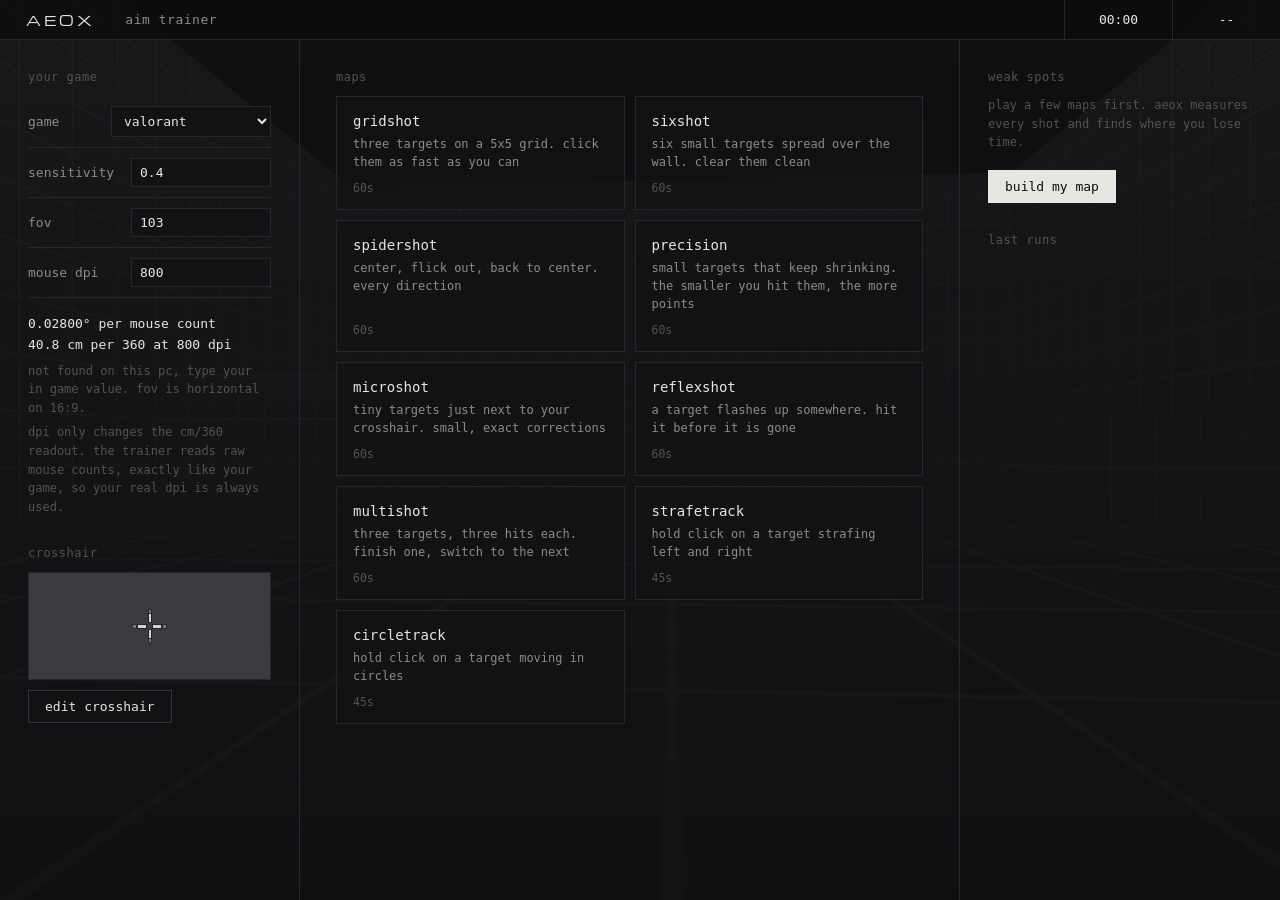
<file: src/Aeox.App/web/aim/index.html>
<!doctype html>
<html lang="en">
<head>
  <meta charset="utf-8">
  <title>aeox aim</title>
  <link rel="stylesheet" href="aim.css">
  <script type="importmap">
    { "imports": { "three": "./vendor/three/build/three.module.min.js" } }
  </script>
</head>
<body>
  <canvas id="scene"></canvas>

  <header class="bar" id="bar">
    <div class="brand"><b>AEOX</b><span>aim trainer</span></div>
    <div class="stats">
      <div class="cell" id="timer">00:00</div>
      <div class="cell" id="acc">--</div>
      <div class="win">
        <button data-win="min" title="minimize">&#8211;</button>
        <button data-win="max" title="maximize">&#9633;</button>
        <button data-win="close" title="close">&#10005;</button>
      </div>
    </div>
  </header>

  <canvas id="xhair"></canvas>
  <p class="corner left" id="mapLabel"></p>
  <p class="corner right" id="hint">esc pause</p>

  <section class="menu" id="menu">
    <div class="col">
      <p class="label">your game</p>
      <div class="field">
        <span>game</span>
        <select id="game"></select>
      </div>
      <div class="field">
        <span id="sensLabel">sensitivity</span>
        <input id="sens" type="text" inputmode="decimal" spellcheck="false">
      </div>
      <div class="found" id="found"></div>
      <div class="field" id="cmRow">
        <span>cm / 360</span>
        <input id="cm360" type="text" inputmode="decimal" spellcheck="false">
      </div>
      <div class="field">
        <span>fov</span>
        <input id="fov" type="text" inputmode="decimal" spellcheck="false">
      </div>
      <div class="field">
        <span>mouse dpi</span>
        <input id="dpi" type="text" inputmode="decimal" spellcheck="false">
      </div>
      <p class="readout" id="readout"></p>
      <p class="note" id="source"></p>
      <p class="note">dpi only changes the cm/360 readout. the trainer reads raw mouse counts, exactly like your game, so your real dpi is always used.</p>
      <p class="label gap">crosshair</p>
      <canvas class="xprev" id="xprevSmall" width="252" height="110"></canvas>
      <button id="editXhair">edit crosshair</button>
    </div>

    <div class="col wide">
      <p class="label">maps</p>
      <div class="maps" id="maps"></div>
      <p class="label" id="myLabel">my maps</p>
      <div class="maps" id="myMaps"></div>
    </div>

    <div class="col">
      <p class="label">weak spots</p>
      <div id="weak"></div>
      <button class="primary" id="build">build my map</button>
      <p class="note" id="buildNote"></p>
      <p class="label gap">last runs</p>
      <ul class="runs" id="runs"></ul>
    </div>
  </section>

  <section class="sheet" id="builder" hidden>
    <div class="sheet-body">
      <p class="label">map builder</p>
      <input id="mapName" class="name" maxlength="40">
      <div class="grid2" id="builderFields"></div>
      <div class="row">
        <button class="primary" id="saveMap">save and play</button>
        <button id="deleteMap">delete</button>
        <button id="closeBuilder">cancel</button>
      </div>
    </div>
  </section>

  <section class="sheet" id="xsheet" hidden>
    <div class="sheet-body wide">
      <p class="label">crosshair</p>
      <canvas class="xprev big" id="xprevBig" width="660" height="220"></canvas>
      <div class="grid2" id="xFields"></div>
      <p class="group">valorant crosshair code</p>
      <div class="coderow">
        <input id="xcode" class="name" spellcheck="false" placeholder="paste a code like 0;P;c;5;h;0;0l;4;0o;2;0a;1;1b;0">
        <button id="ximport">import</button>
        <button id="xexport">copy my code</button>
      </div>
      <p class="note" id="xnote"></p>
      <div class="row">
        <button class="primary" id="xdone">done</button>
        <button id="xreset">reset</button>
      </div>
    </div>
  </section>

  <section class="sheet" id="gate" hidden>
    <div class="sheet-body center">
      <p class="big" id="gateTitle"></p>
      <p class="note" id="gateNote">click to start. your mouse is captured until you press esc.</p>
    </div>
  </section>

  <section class="sheet" id="pause" hidden>
    <div class="sheet-body center">
      <p class="big">paused</p>
      <div class="quick">
        <label><span>sensitivity</span><input id="psens" type="text" inputmode="decimal" spellcheck="false"></label>
        <label><span>dpi</span><input id="pdpi" type="text" inputmode="decimal" spellcheck="false"></label>
        <button id="pxhair">crosshair</button>
      </div>
      <div class="row">
        <button class="primary" id="resume">resume</button>
        <button id="restart">restart</button>
        <button id="quit">menu</button>
      </div>
    </div>
  </section>

  <section class="sheet" id="results" hidden>
    <div class="sheet-body">
      <p class="label" id="resMap"></p>
      <p class="score" id="resScore"></p>
      <div class="kv" id="resStats"></div>
      <div id="resWeak"></div>
      <div class="row">
        <button class="primary" id="again">again</button>
        <button id="trainWeak">train weak spots</button>
        <button id="toMenu">menu</button>
      </div>
    </div>
  </section>

  <script type="module" src="aim.js"></script>
</body>
</html>
</file>
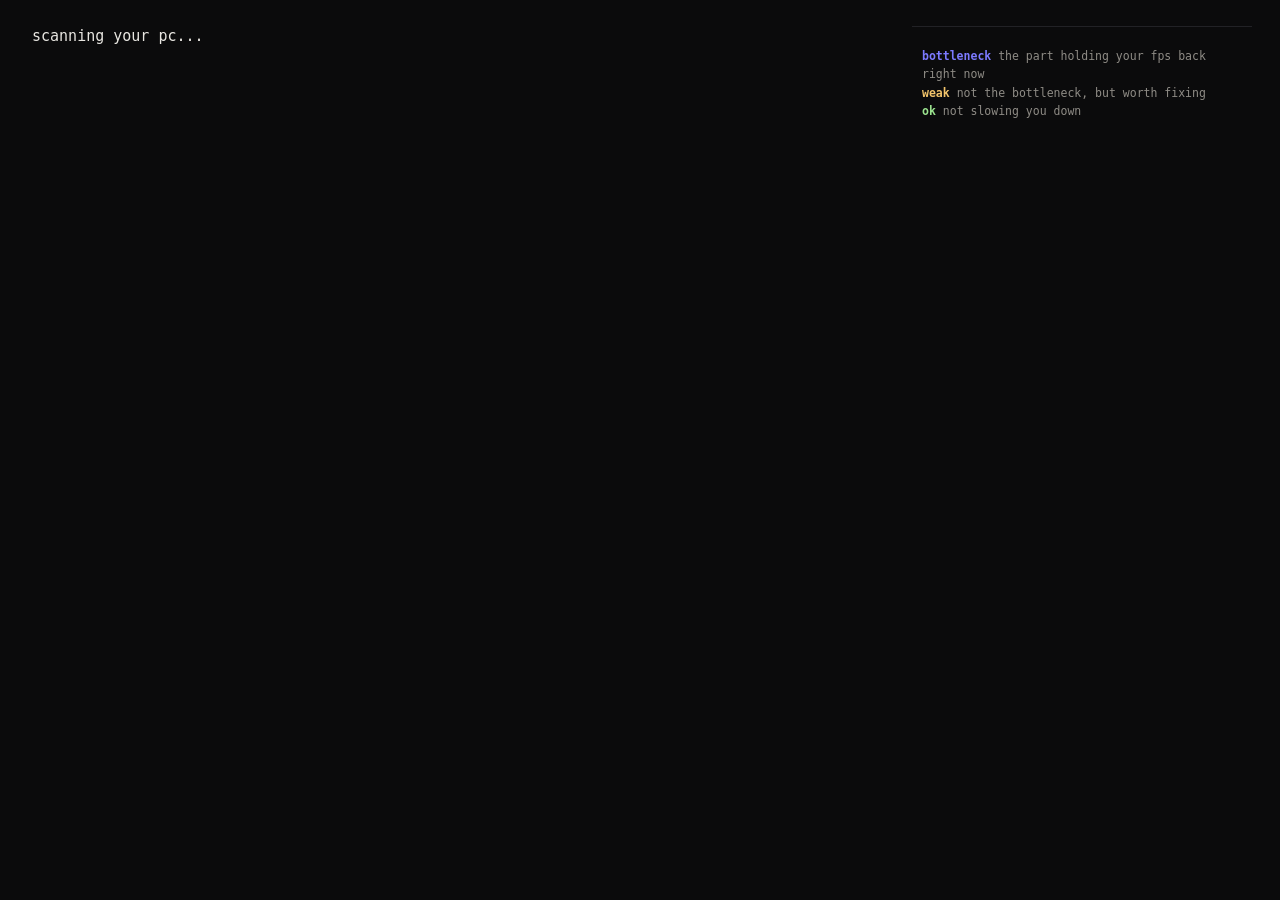
<file: src/Aeox.App/web/scan/index.html>
<!doctype html>
<html lang="en">
<head>
  <meta charset="utf-8">
  <title>aeox scan</title>
  <link rel="stylesheet" href="scan.css">
  <script type="importmap">
    {
      "imports": {
        "three": "./vendor/three/build/three.module.min.js",
        "three/addons/": "./vendor/three/jsm/"
      }
    }
  </script>
</head>
<body>
  <canvas id="scene"></canvas>
  <div id="labels"></div>

  <section class="head">
    <p class="num"><span>01</span> scan</p>
    <p class="verdict" id="verdict">scanning your pc...</p>
    <p class="sub" id="sub"></p>
  </section>

  <aside class="parts">
    <ul id="parts"></ul>
    <p class="legend"><b class="k-limit">bottleneck</b> the part holding your fps back right now<br><b class="k-warn">weak</b> not the bottleneck, but worth fixing<br><b class="k-ok">ok</b> not slowing you down</p>
  </aside>

  <section class="detail" id="detail" hidden>
    <p class="detail-kind" id="detailKind"></p>
    <p class="detail-title" id="detailTitle"></p>
    <p class="detail-line" id="detailLine"></p>
    <p class="detail-note" id="detailNote"></p>
  </section>

  <script type="module" src="scan.js"></script>
</body>
</html>
</file>
<file: src/Aeox.App/web/aim/aim.css>
@font-face { font-family: "Michroma"; src: url("fonts/Michroma-Regular.ttf"); }

:root {
  --bg: #0b0b0c;
  --panel: #0f0f11;
  --ink: #e8e6e1;
  --dim: #8f8c86;
  --faint: #55534f;
  --rule: #26262b;
  --accent: #8f86ff;
  --warn: #f2c46b;
  --good: #9be38f;
  --mono: "Cascadia Mono", Consolas, monospace;
}

* { box-sizing: border-box; }
[hidden] { display: none !important; }

html, body {
  margin: 0;
  height: 100%;
  overflow: hidden;
  background: var(--bg);
  color: var(--ink);
  font-family: var(--mono);
  font-size: 13px;
  user-select: none;
}

#scene { position: absolute; inset: 0; width: 100%; height: 100%; display: block; }

.bar {
  position: absolute;
  top: 0; left: 0; right: 0;
  height: 40px;
  display: flex;
  justify-content: space-between;
  align-items: stretch;
  background: rgba(11, 11, 12, 0.92);
  border-bottom: 1px solid var(--rule);
  z-index: 5;
}

.brand { display: flex; align-items: center; gap: 30px; padding-left: 26px; }
.brand b { font-family: "Michroma", sans-serif; font-weight: normal; letter-spacing: 0.22em; font-size: 14px; }
.brand span { color: var(--dim); letter-spacing: 0.04em; }

.stats { display: flex; align-items: stretch; }
.cell { display: flex; align-items: center; padding: 0 30px; border-left: 1px solid var(--rule); min-width: 108px; justify-content: center; }
.win { display: flex; border-left: 1px solid var(--rule); }
.win button { width: 46px; border: 0; background: transparent; color: var(--faint); font-size: 13px; cursor: pointer; }
.win button:hover { color: var(--ink); background: #18181b; }
.win button[data-win="close"]:hover { background: #c4352b; color: #fff; }
body.playing .win { display: none; }

#xhair { position: absolute; inset: 0; width: 100%; height: 100%; z-index: 4; pointer-events: none; display: none; }
body.playing #xhair { display: block; }
.xprev { display: block; width: 100%; height: auto; background: #3a3a40; border: 1px solid var(--rule); margin-bottom: 10px; image-rendering: pixelated; }
.xprev.big { margin: 6px 0 14px; }
.sheet-body.wide { width: 720px; }
.found { display: flex; flex-wrap: wrap; gap: 6px; padding: 10px 0 2px; }
.found:empty { display: none; }
.chip { padding: 5px 9px; font-size: 11.5px; color: var(--dim); }
.chip.on { border-color: var(--accent); color: var(--ink); }
.quick { display: flex; gap: 14px; justify-content: center; align-items: end; margin: 18px 0 6px; }
.quick label { display: flex; flex-direction: column; gap: 6px; text-align: left; color: var(--dim); font-size: 12px; }
.quick input { width: 110px; background: #121215; border: 1px solid var(--rule); color: var(--ink); font: inherit; padding: 6px 8px; outline: none; }
.coderow { display: flex; gap: 8px; align-items: stretch; }
.coderow .name { margin: 0; font-size: 12.5px; }
.swatches { display: flex; gap: 6px; flex-wrap: wrap; align-items: center; }
.swatch { width: 22px; height: 22px; padding: 0; border: 1px solid #34343b; }
.swatch.on { outline: 2px solid var(--ink); outline-offset: 1px; }
.toggle { display: flex; align-items: center; justify-content: space-between; padding: 8px 0; color: var(--dim); font-size: 12px; }
.toggle input { accent-color: var(--accent); width: 16px; height: 16px; }

.corner { position: absolute; bottom: 18px; margin: 0; color: var(--dim); letter-spacing: 0.06em; z-index: 4; }
.corner.left { left: 26px; }
.corner.right { right: 26px; }
body:not(.playing) .corner { display: none; }

.menu {
  position: absolute;
  inset: 40px 0 0 0;
  display: grid;
  grid-template-columns: 300px 1fr 320px;
  gap: 0;
  background: linear-gradient(rgba(11, 11, 12, 0.72), rgba(11, 11, 12, 0.9));
  z-index: 3;
}
body.playing .menu { display: none; }

.col { padding: 30px 28px; border-right: 1px solid var(--rule); overflow-y: auto; }
.col:last-child { border-right: 0; }
.col.wide { padding: 30px 36px; }

.label { color: var(--faint); font-size: 12px; margin: 0 0 12px; letter-spacing: 0.04em; }
.label.gap { margin-top: 30px; }

.field { display: flex; justify-content: space-between; align-items: center; padding: 10px 0; border-bottom: 1px solid var(--rule); }
.field span { color: var(--dim); }
.field input, .field select, .name {
  width: 140px;
  background: #121215;
  border: 1px solid var(--rule);
  color: var(--ink);
  font: inherit;
  padding: 6px 8px;
  outline: none;
}
.field input:focus, .field select:focus, .name:focus { border-color: var(--accent); }
.field select { width: 160px; }

.readout { margin: 16px 0 6px; line-height: 1.6; }
.note { color: var(--faint); font-size: 12px; line-height: 1.55; margin: 6px 0 0; }

.maps { display: grid; grid-template-columns: repeat(auto-fill, minmax(190px, 1fr)); gap: 10px; margin-bottom: 26px; }
.map {
  border: 1px solid var(--rule);
  background: rgba(18, 18, 21, 0.8);
  padding: 16px 16px 14px;
  cursor: pointer;
  min-height: 108px;
  display: flex;
  flex-direction: column;
  justify-content: space-between;
}
.map:hover { border-color: #3a3a42; background: rgba(24, 24, 28, 0.9); }
.map b { font-weight: normal; font-size: 14px; }
.map p { margin: 6px 0 0; color: var(--dim); font-size: 12px; line-height: 1.5; }
.map small { color: var(--faint); font-size: 11.5px; margin-top: 10px; display: flex; justify-content: space-between; }
.map.mine b::before { content: "*  "; color: var(--accent); }
.map .edit { color: var(--faint); }
.map .edit:hover { color: var(--accent); }

.weak-row { padding: 10px 0; border-bottom: 1px solid var(--rule); }
.weak-row b { font-weight: normal; }
.weak-row p { margin: 4px 0 6px; color: var(--dim); font-size: 12px; }
.meter { height: 3px; background: #1d1d21; position: relative; }
.meter i { position: absolute; left: 0; top: 0; bottom: 0; background: var(--warn); }
.meter.ok i { background: var(--good); }

button {
  font: inherit;
  color: var(--ink);
  background: transparent;
  border: 1px solid #34343b;
  padding: 8px 16px;
  cursor: pointer;
}
button:hover { border-color: var(--dim); }
button.primary { background: var(--ink); color: #0b0b0c; border-color: var(--ink); }
button.primary:hover { background: #fff; }
#build { margin-top: 18px; }

.runs { list-style: none; padding: 0; margin: 0; }
.runs li { display: flex; justify-content: space-between; padding: 7px 0; border-bottom: 1px solid var(--rule); color: var(--dim); font-size: 12px; }
.runs li b { color: var(--ink); font-weight: normal; }

.sheet { position: absolute; inset: 40px 0 0 0; display: grid; place-items: center; background: rgba(8, 8, 9, 0.8); z-index: 6; }
.sheet[hidden] { display: none; }
.sheet-body { width: 560px; max-height: 86%; overflow-y: auto; background: var(--panel); border: 1px solid var(--rule); padding: 30px 34px; }
.sheet-body.center { text-align: center; }
.big { font-size: 22px; margin: 0 0 8px; }
.score { font-size: 46px; margin: 4px 0 18px; font-family: "Michroma", sans-serif; letter-spacing: 0.04em; }
.row { display: flex; gap: 10px; margin-top: 24px; justify-content: flex-start; }
.center .row { justify-content: center; }
.kv { display: grid; grid-template-columns: 1fr 1fr; gap: 0 26px; margin-bottom: 16px; }
.kv div { display: flex; justify-content: space-between; padding: 8px 0; border-bottom: 1px solid var(--rule); }
.kv span { color: var(--dim); }

.name { width: 100%; margin-bottom: 16px; font-size: 15px; padding: 9px 10px; }
.grid2 { display: grid; grid-template-columns: 1fr 1fr; gap: 4px 26px; }
.slider { padding: 8px 0; }
.slider div { display: flex; justify-content: space-between; color: var(--dim); font-size: 12px; margin-bottom: 4px; }
.slider div b { color: var(--ink); font-weight: normal; }
.slider input { width: 100%; accent-color: var(--accent); }
.group { grid-column: 1 / -1; color: var(--faint); font-size: 12px; margin: 14px 0 0; }
</file>
<file: src/Aeox.App/web/scan/scan.css>
:root {
  --bg: #0b0b0c;
  --ink: #e8e6e1;
  --dim: #8f8c86;
  --faint: #55534f;
  --rule: #222226;
  --accent: #7c7aff;
  --warn: #f2c46b;
  --good: #9be38f;
  --mono: "Cascadia Mono", Consolas, monospace;
}

* { box-sizing: border-box; }

html, body {
  margin: 0;
  height: 100%;
  overflow: hidden;
  background: var(--bg);
  color: var(--ink);
  font-family: var(--mono);
  font-size: 13px;
  user-select: none;
}

#scene {
  position: absolute;
  inset: 0;
  width: 100%;
  height: 100%;
  image-rendering: pixelated;
  cursor: crosshair;
}

#labels { position: absolute; inset: 0; pointer-events: none; }

.label {
  position: absolute;
  transform: translate(-50%, -100%);
  padding: 1px 6px;
  background: var(--bg);
  font-size: 11.5px;
  color: var(--dim);
  white-space: nowrap;
}

.label b { color: var(--ink); font-weight: 700; }
.label.limit b { color: var(--accent); }
.label.warn b { color: var(--warn); }

.head {
  position: absolute;
  left: 32px;
  top: 26px;
  max-width: 520px;
}

.head p { margin: 0; }
.num span { color: var(--faint); margin-right: 8px; }
.num { font-weight: 700; }
.verdict { margin-top: 12px !important; font-size: 15px; line-height: 1.45; background: var(--bg); padding: 2px 6px; margin-left: -6px !important; display: inline; box-decoration-break: clone; -webkit-box-decoration-break: clone; }
.sub { margin-top: 10px !important; color: var(--dim); font-size: 12px; }

.parts {
  position: absolute;
  right: 28px;
  top: 26px;
  width: 340px;
}

.parts ul { list-style: none; margin: 0; padding: 0; border-top: 1px solid var(--rule); }

.parts li {
  display: grid;
  grid-template-columns: 96px 1fr;
  gap: 2px 8px;
  padding: 9px 0;
  border-bottom: 1px solid var(--rule);
  background: var(--bg);
  cursor: default;
}

.parts li .tag { font-weight: 700; color: var(--good); }
.parts li.warn .tag { color: var(--warn); }
.parts li.limit .tag { color: var(--accent); }
.parts li .title { color: var(--ink); }
.parts li .line { grid-column: 2; color: var(--dim); font-size: 11.5px; }
.parts li.active .title { text-decoration: underline; text-underline-offset: 3px; }

.detail {
  position: absolute;
  left: 32px;
  bottom: 28px;
  max-width: 460px;
  background: var(--bg);
  border: 1px solid #33333a;
  padding: 14px 16px;
}

.detail p { margin: 0; }
.detail-kind { color: var(--faint); font-size: 12px; }
.detail-title { margin-top: 6px !important; font-weight: 700; }
.detail-line { margin-top: 4px !important; color: var(--dim); font-size: 12px; }
.detail-note { margin-top: 8px !important; font-size: 12px; }

.legend { margin: 12px 0 0; padding: 8px 10px; background: var(--bg); color: var(--dim); font-size: 11.5px; line-height: 1.6; }
.legend b { font-weight: 700; }
.legend .k-limit { color: var(--accent); }
.legend .k-warn { color: var(--warn); }
.legend .k-ok { color: var(--good); }

.head .num { display: none; }
</file>
